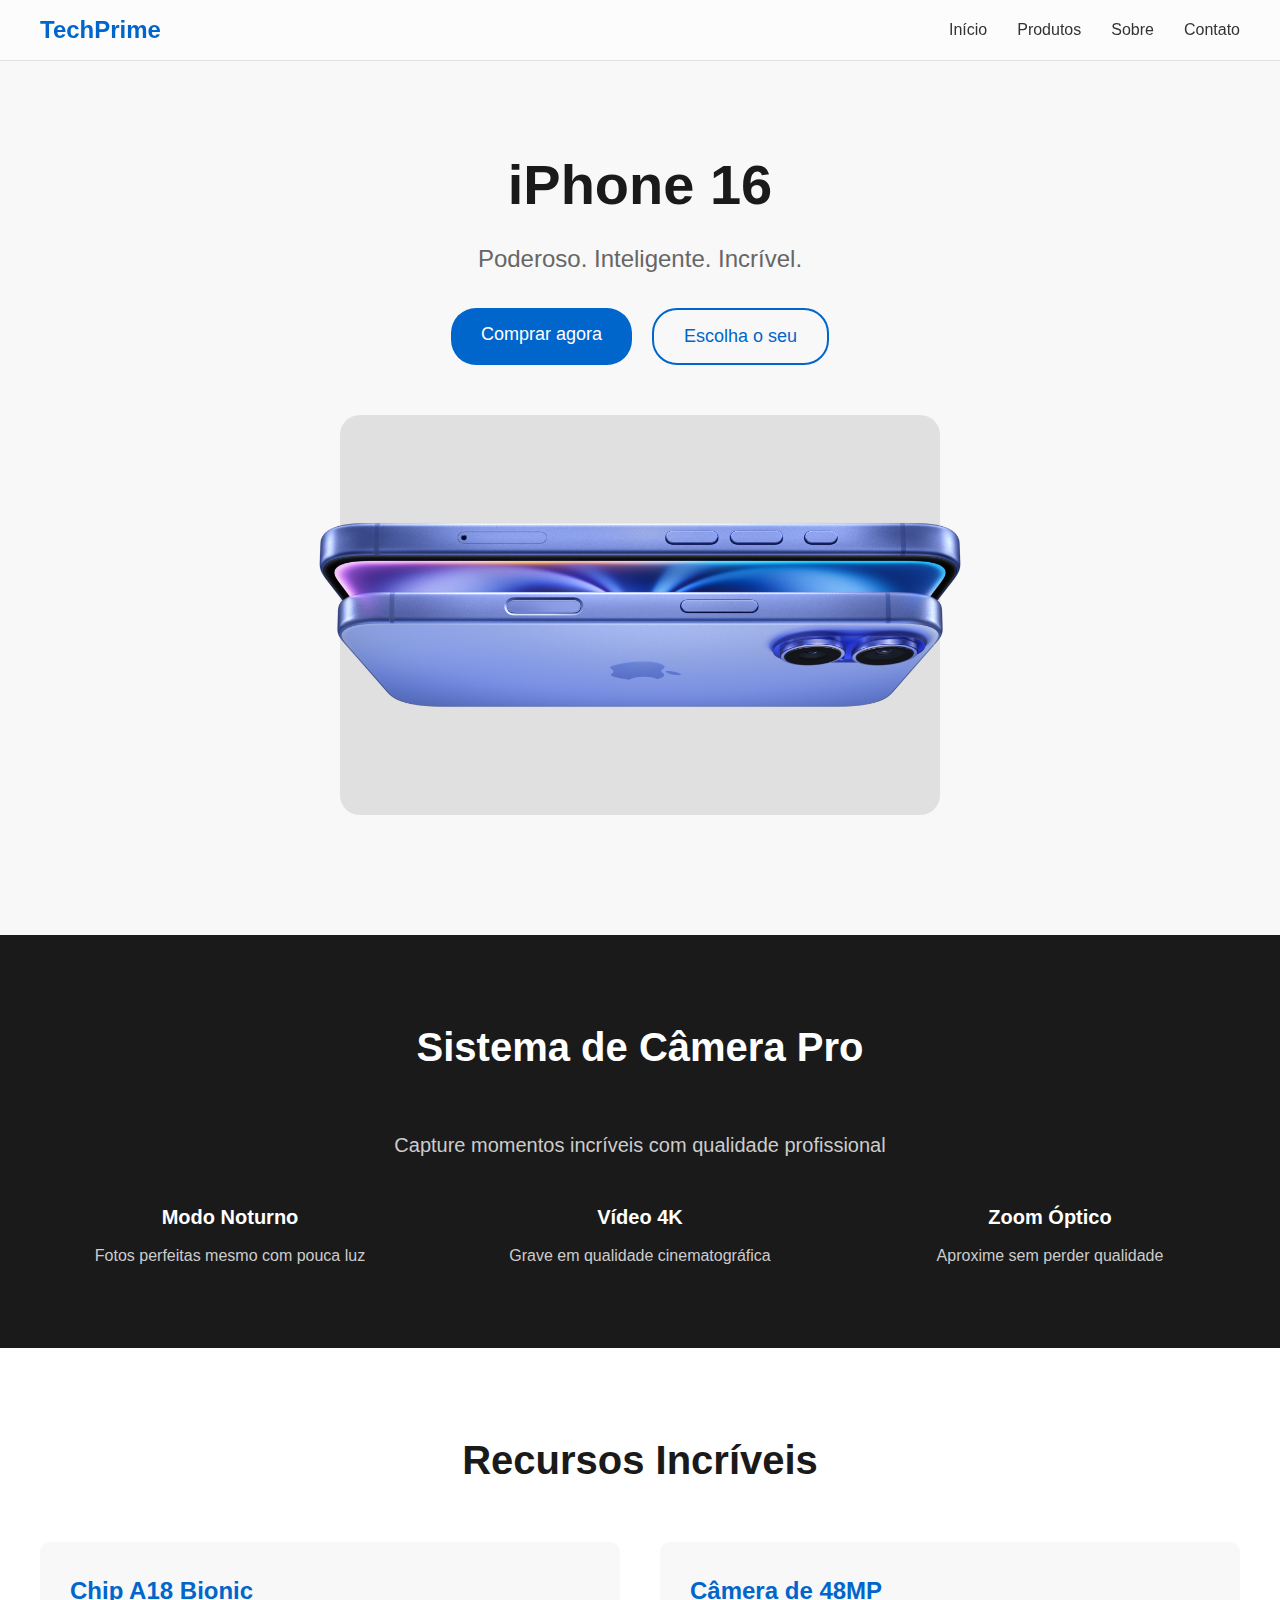
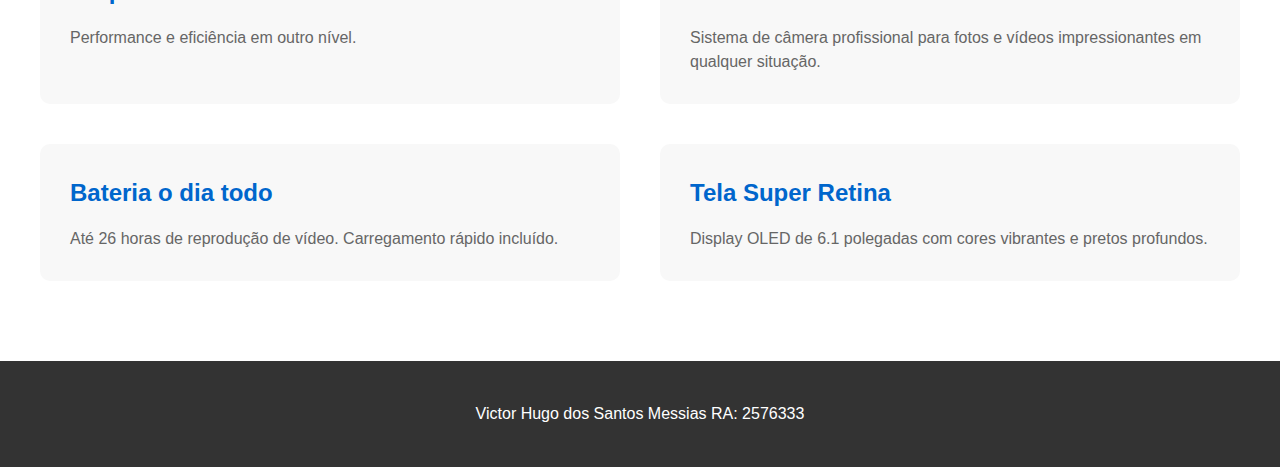
<file: index.html>
<!DOCTYPE html>
<html lang="pt-BR">
<head>
    <meta charset="UTF-8">
    <meta name="viewport" content="width=device-width, initial-scale=1.0">
    <meta name="description" content="iPhone 16 - O futuro está aqui. Descubra o novo iPhone 16 na TechPrime.">
    <title>iPhone 16 - TechPrime</title>
    <link rel="stylesheet" href="style.css">
</head>
<body>
    <!-- Cabeçalho do site -->
    <header class="cabecalho">
        <nav class="navegacao container">
            <div class="logo">TechPrime</div>
            <ul class="menu">
                <li><a href="./index.html">Início</a></li>
                <li><a href="./produto.html">Produtos</a></li>
                <li><a href="./sobre.html">Sobre</a></li>
                <li><a href="./contato.html">Contato</a></li>
            </ul>
        </nav>
    </header>

    <!-- Conteúdo principal -->
    <main>
        <!-- Seção Hero - Apresentação principal -->
        <section class="hero">
            <div class="container">
                <h1 class="titulo-principal">iPhone 16</h1>
                <p class="subtitulo">Poderoso. Inteligente. Incrível.</p>
                
                <div class="botoes-hero">
                    <a href="./iphone16.html" class="botao-primario">Comprar agora</a>
                    <a href="./produto.html" class="botao-secundario">Escolha o seu</a>
                </div>

                <!-- Área da imagem do produto -->
                <div class="area-produto">
                    <div class="imagem-produto">
                        <img class="move-img" src="./img/Iphone-principal.png" alt="">
                    </div>
                </div>
            </div>
        </section>
        
        <!-- Seção de Câmera -->
        <section class="secao-camera">
            <div class="container">
                <h2 class="titulo-secao titulo-branco">Sistema de Câmera Pro</h2>
                <p class="descricao-camera">Capture momentos incríveis com qualidade profissional</p>
                
                <div class="recursos-camera">
                    <div class="item-camera">
                        <h4>Modo Noturno</h4>
                        <p>Fotos perfeitas mesmo com pouca luz</p>
                    </div>
                    <div class="item-camera">
                        <h4>Vídeo 4K</h4>
                        <p>Grave em qualidade cinematográfica</p>
                    </div>
                    <div class="item-camera">
                        <h4>Zoom Óptico</h4>
                        <p>Aproxime sem perder qualidade</p>
                    </div>
                </div>
            </div>
        </section>

        <!-- Seção de Recursos -->
        <section class="secao-recursos">
            <div class="container">
                <h2 class="titulo-secao">Recursos Incríveis</h2>
                
                <div class="container-recursos">
                    <div class="recurso">
                        <h3>Chip A18 Bionic</h3>
                        <p>Performance e eficiência em outro nível.</p>
                    </div>
                    
                    <div class="recurso">
                        <h3>Câmera de 48MP</h3>
                        <p>Sistema de câmera profissional para fotos e vídeos impressionantes em qualquer situação.</p>
                    </div>
                    
                    <div class="recurso">
                        <h3>Bateria o dia todo</h3>
                        <p>Até 26 horas de reprodução de vídeo. Carregamento rápido incluído.</p>
                    </div>
                    
                    <div class="recurso">
                        <h3>Tela Super Retina</h3>
                        <p>Display OLED de 6.1 polegadas com cores vibrantes e pretos profundos.</p>
                    </div>
                </div>
            </div>
        </section>
    </main>

    <!-- Rodapé -->
    <footer class="rodape">
        <div class="container">
            Victor Hugo dos Santos Messias RA: 2576333
        </div>
    </footer>
</body>
</html>
</file>
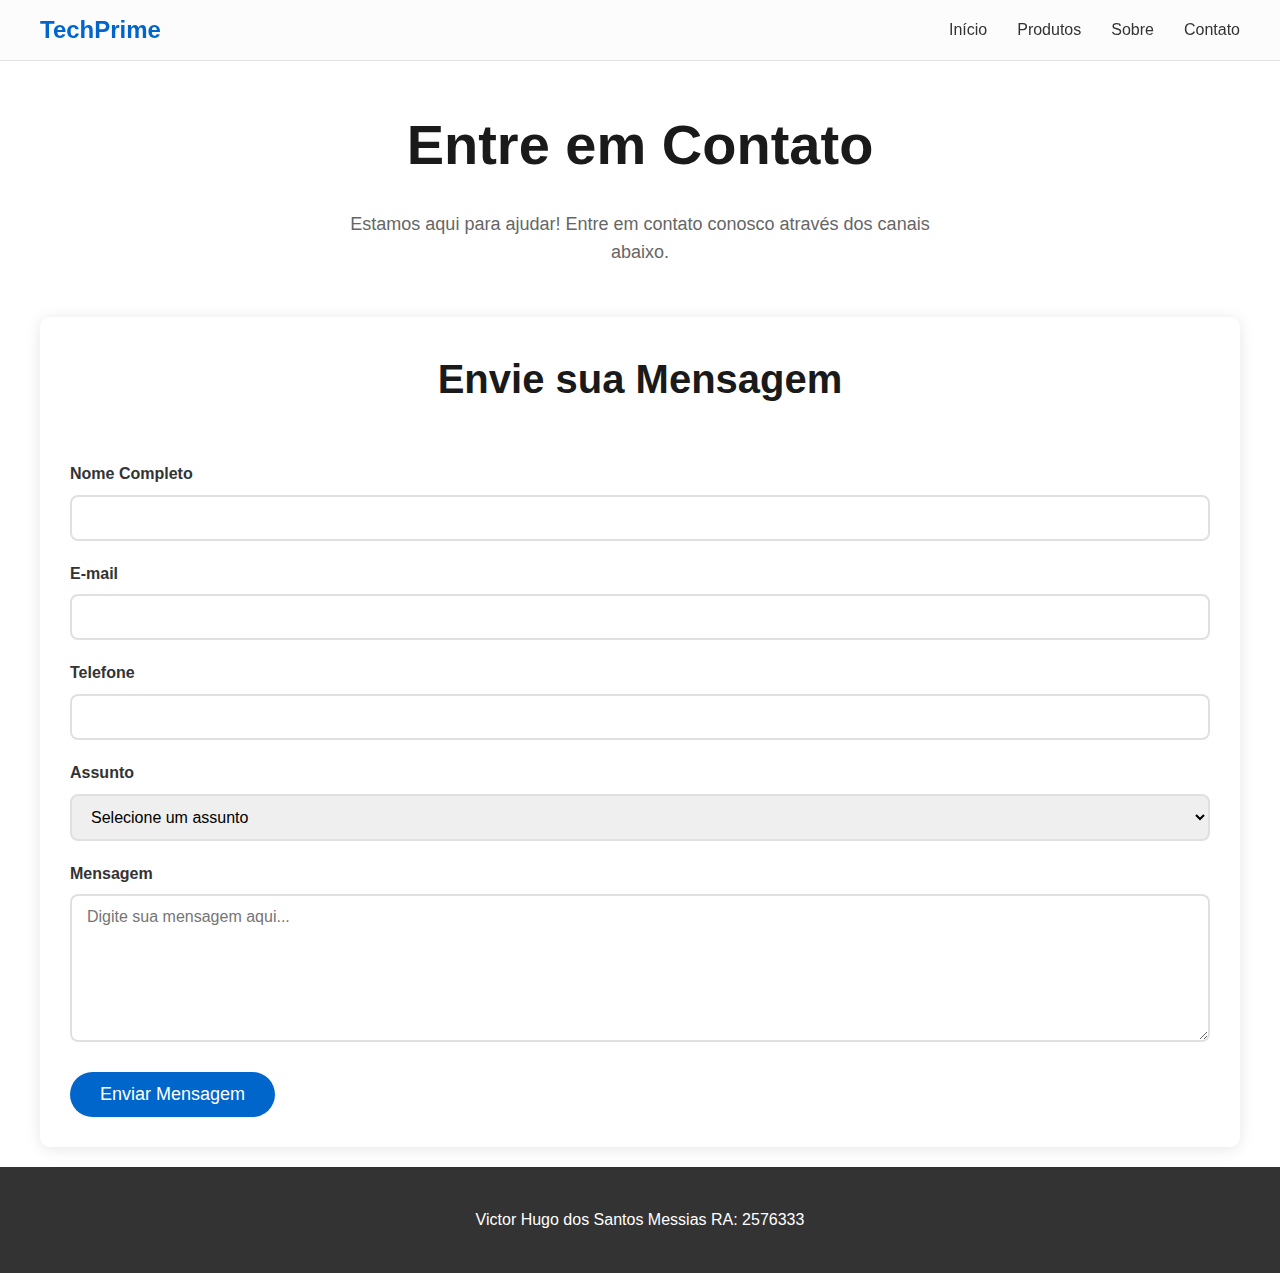
<file: contato.html>
<!DOCTYPE html>
<html lang="pt-BR">
<head>
    <meta charset="UTF-8">
    <meta name="viewport" content="width=device-width, initial-scale=1.0">
    <meta name="description" content="iPhone 16 - O futuro está aqui. Descubra o novo iPhone 16 na TechPrime.">
    <title>iPhone 16 - TechPrime</title>
    <link rel="stylesheet" href="style.css">
</head>

<body>
    <!-- Cabeçalho do site -->
    <header class="cabecalho">
        <nav class="navegacao container">
            <div class="logo">TechPrime</div>
            <ul class="menu">
                <li><a href="./index.html">Início</a></li>
                <li><a href="./produto.html">Produtos</a></li>
                <li><a href="./sobre.html">Sobre</a></li>
                <li><a href="./contato.html">Contato</a></li>
            </ul>
        </nav>
    </header>

    <!-- Conteúdo principal -->
    <main class="conteudo-principal">
        <div class="container">
            <h1 class="titulo-principal titulo-contato">Entre em Contato</h1>
            <p class="texto-padrao texto-intro">Estamos aqui para ajudar! Entre em contato conosco através dos canais abaixo.</p>
            <!-- Formulário de contato -->
            <div class="formulario-contato">
                <h2 class="titulo-secao">Envie sua Mensagem</h2>
                
                <form class="form-contato">
                    <div class="campo-grupo">
                        <label for="nome">Nome Completo</label>
                        <input type="text" id="nome" name="nome" required>
                    </div>
                    <div class="campo-grupo">
                        <label for="email">E-mail</label>
                        <input type="email" id="email" name="email" required>
                    </div>
                    <div class="campo-grupo">
                        <label for="telefone">Telefone</label>
                        <input type="tel" id="telefone" name="telefone">
                    </div>

                    <div class="campo-grupo">
                        <label for="assunto">Assunto</label>
                        <select id="assunto" name="assunto" required>
                            <option value="">Selecione um assunto</option>
                            <option value="duvida">Dúvida sobre produto</option>
                            <option value="suporte">Suporte técnico</option>
                            <option value="compra">Informações de compra</option>
                            <option value="reclamacao">Reclamação</option>
                            <option value="sugestao">Sugestão</option>
                            <option value="outro">Outro</option>
                        </select>
                    </div>

                    <div class="campo-grupo">
                        <label for="mensagem">Mensagem</label>
                        <textarea id="mensagem" name="mensagem" rows="5" required placeholder="Digite sua mensagem aqui..."></textarea>
                    </div>
                    <button type="submit" class="botao-primario botao-enviar">Enviar Mensagem</button>
                </form>
            </div>
        </div>
    </main>

    <!-- Rodapé -->
    <footer class="rodape">
        <div class="container">
            Victor Hugo dos Santos Messias RA: 2576333
        </div>
    </footer>
</body>
</html>
</file>
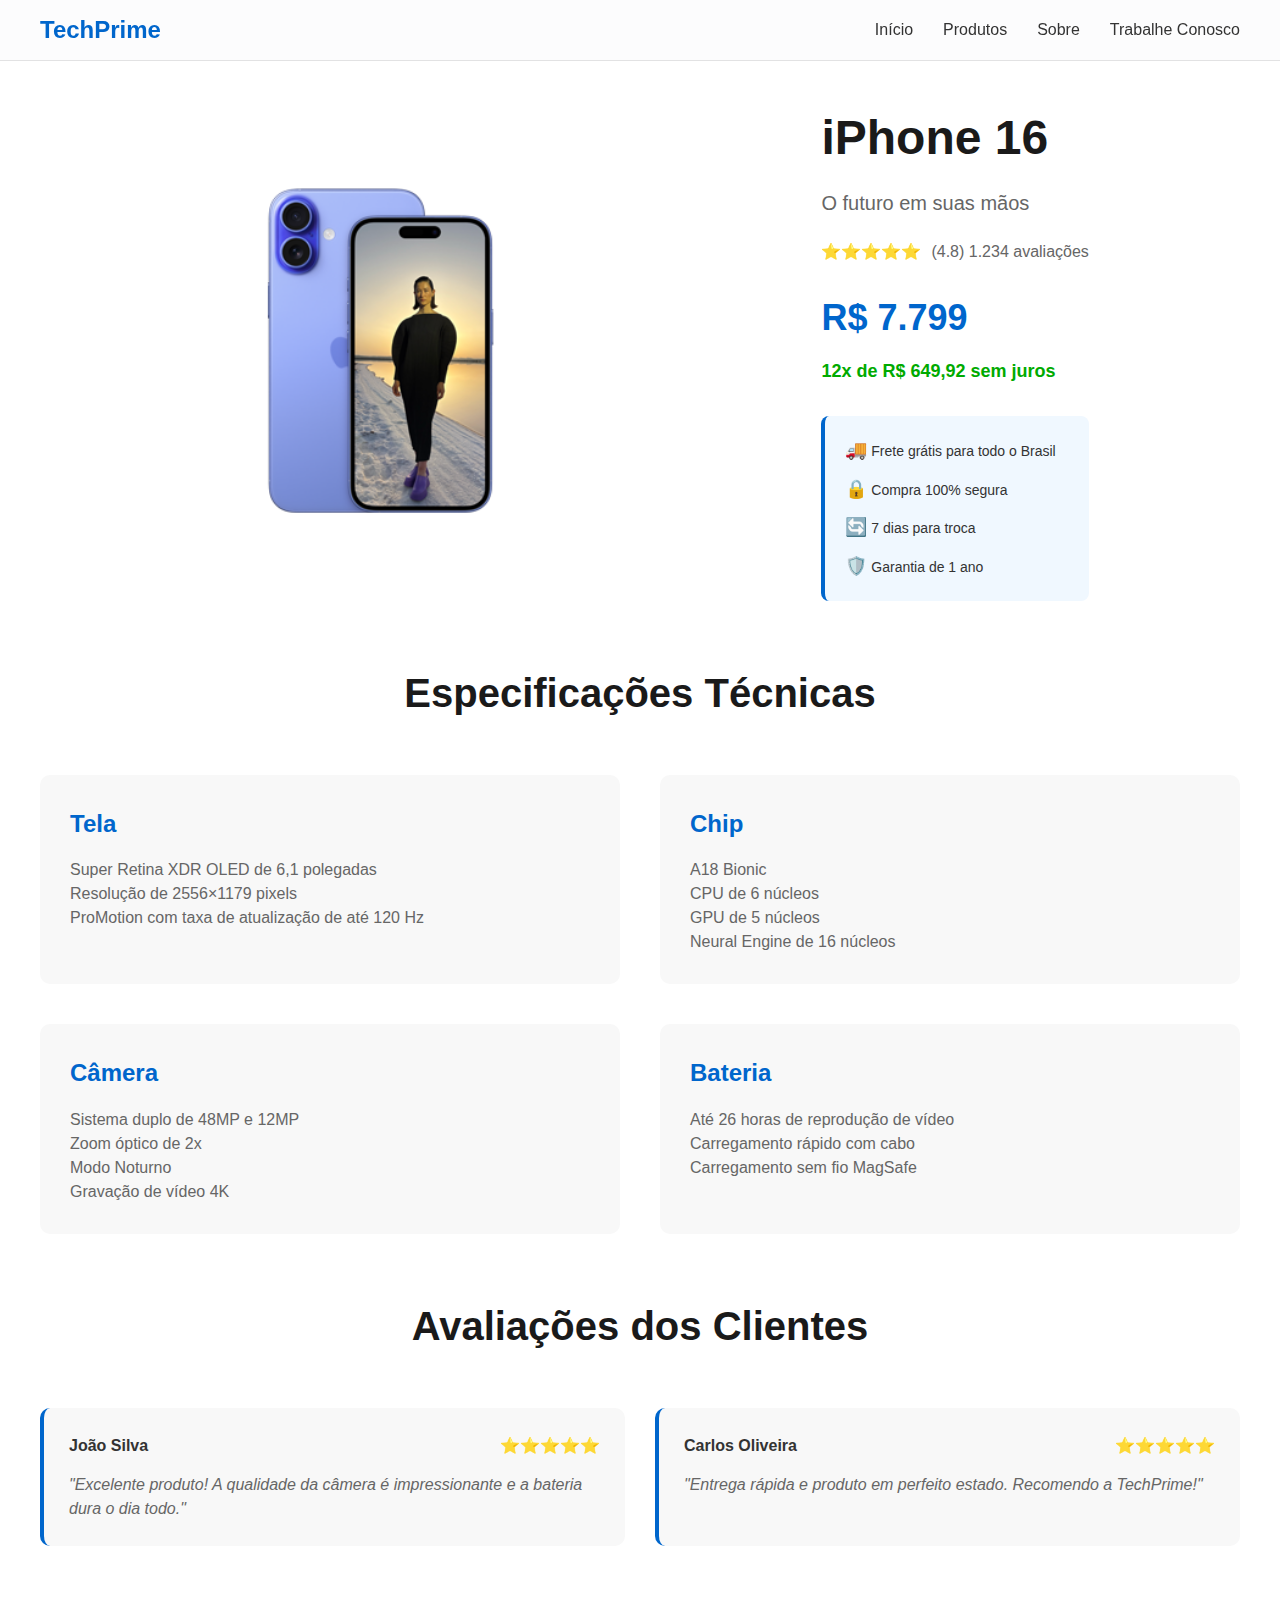
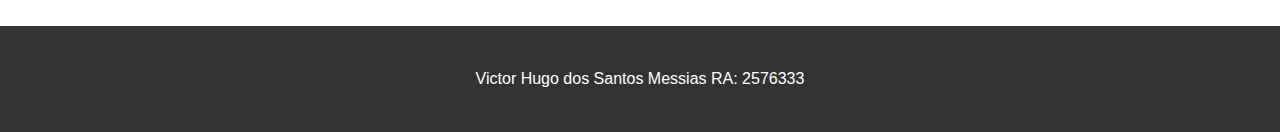
<file: iphone16.html>
<!DOCTYPE html>
<html lang="pt-BR">
<head>
    <meta charset="UTF-8">
    <meta name="viewport" content="width=device-width, initial-scale=1.0">
    <meta name="description" content="Compre o iPhone 16 na TechPrime - Melhor preço e entrega rápida">
    <title>Comprar iPhone 16 - TechPrime</title>
    <link rel="stylesheet" href="style.css">
</head>
<body>
    <!-- Cabeçalho do site -->
    <header class="cabecalho">
        <nav class="navegacao container">
            <div class="logo">TechPrime</div>
            <ul class="menu">
                <li><a href="./index.html">Início</a></li>
                <li><a href="./produto.html">Produtos</a></li>
                <li><a href="./sobre.html">Sobre</a></li>
                <li><a href="./trabalhe-conosco.html">Trabalhe Conosco</a></li>
            </ul>
        </nav>
    </header>

    <!-- Conteúdo principal -->
    <main class="conteudo-principal">
        <div class="container">
            <!-- Seção do produto -->
            <section class="produto-detalhes">
                <div class="produto-imagem">
                    <div>
                        <img src="./img/iphone_16.png" alt="iPhone 16" class="miniatura" data-cor="azul">
                    </div>
                </div>

                <div class="produto-info">
                    <h1 class="titulo-principal produto-titulo">iPhone 16</h1>
                    <p class="produto-subtitulo">O futuro em suas mãos</p>
                    
                    <div class="avaliacao">
                        <span class="estrelas">⭐⭐⭐⭐⭐</span>
                        <span>(4.8) 1.234 avaliações</span>
                    </div>

                    <div class="preco-container">
                        <span class="preco-atual" >R$ 7.799</span>
                    </div>

                    <p class="parcelamento-destaque">12x de R$ 649,92 sem juros</p>

                    <!-- Informações adicionais -->
                    <div class="info-adicional">
                        <div class="beneficio">
                            <p>
                                <span class="icone">🚚</span>
                                <span>Frete grátis para todo o Brasil</span>
                            </p>
                        </div>
                        <div class="beneficio">
                            <p>
                                <span class="icone">🔒</span>
                                <span>Compra 100% segura</span>
                            </p>
                        </div>
                        <div class="beneficio">
                            <p>
                                <span class="icone">🔄</span>
                                <span>7 dias para troca</span>
                            </p>
                        </div>
                        <div class="beneficio">
                            <p>
                                <span class="icone">🛡️</span>
                                <span>Garantia de 1 ano</span>
                            </p>
                        </div>
                    </div>
                </div>
            </section>

            <!-- Especificações técnicas -->
            <section class="especificacoes">
                <h2 class="titulo-secao">Especificações Técnicas</h2>
                <div class="container-recursos">
                    <div class="recurso">
                        <h3>Tela</h3>
                        <p>Super Retina XDR OLED de 6,1 polegadas<br>Resolução de 2556×1179 pixels<br>ProMotion com taxa de atualização de até 120 Hz</p>
                    </div>
                    <div class="recurso">
                        <h3>Chip</h3>
                        <p>A18 Bionic<br>CPU de 6 núcleos<br>GPU de 5 núcleos<br>Neural Engine de 16 núcleos</p>
                    </div>
                    <div class="recurso">
                        <h3>Câmera</h3>
                        <p>Sistema duplo de 48MP e 12MP<br>Zoom óptico de 2x<br>Modo Noturno<br>Gravação de vídeo 4K</p>
                    </div>
                    <div class="recurso">
                        <h3>Bateria</h3>
                        <p>Até 26 horas de reprodução de vídeo<br>Carregamento rápido com cabo<br>Carregamento sem fio MagSafe</p>
                    </div>
                </div>
            </section>

            <!-- Avaliações -->
            <section class="avaliacoes">
                <h2 class="titulo-secao">Avaliações dos Clientes</h2>
                <div class="avaliacoes-container">
                    <div class="avaliacao-item">
                        <div class="avaliacao-header">
                            <span class="nome-cliente">João Silva</span>
                            <span class="estrelas">⭐⭐⭐⭐⭐</span>
                        </div>
                        <p>"Excelente produto! A qualidade da câmera é impressionante e a bateria dura o dia todo."</p>
                    </div>
                    <div class="avaliacao-item">
                        <div class="avaliacao-header">
                            <span class="nome-cliente">Carlos Oliveira</span>
                            <span class="estrelas">⭐⭐⭐⭐⭐</span>
                        </div>
                        <p>"Entrega rápida e produto em perfeito estado. Recomendo a TechPrime!"</p>
                    </div>
                </div>
            </section>
        </div>
    </main>

    <!-- Rodapé -->
    <footer class="rodape">
        <div class="container">
            Victor Hugo dos Santos Messias RA: 2576333
        </div>
    </footer>

</body>
</html>
</file>
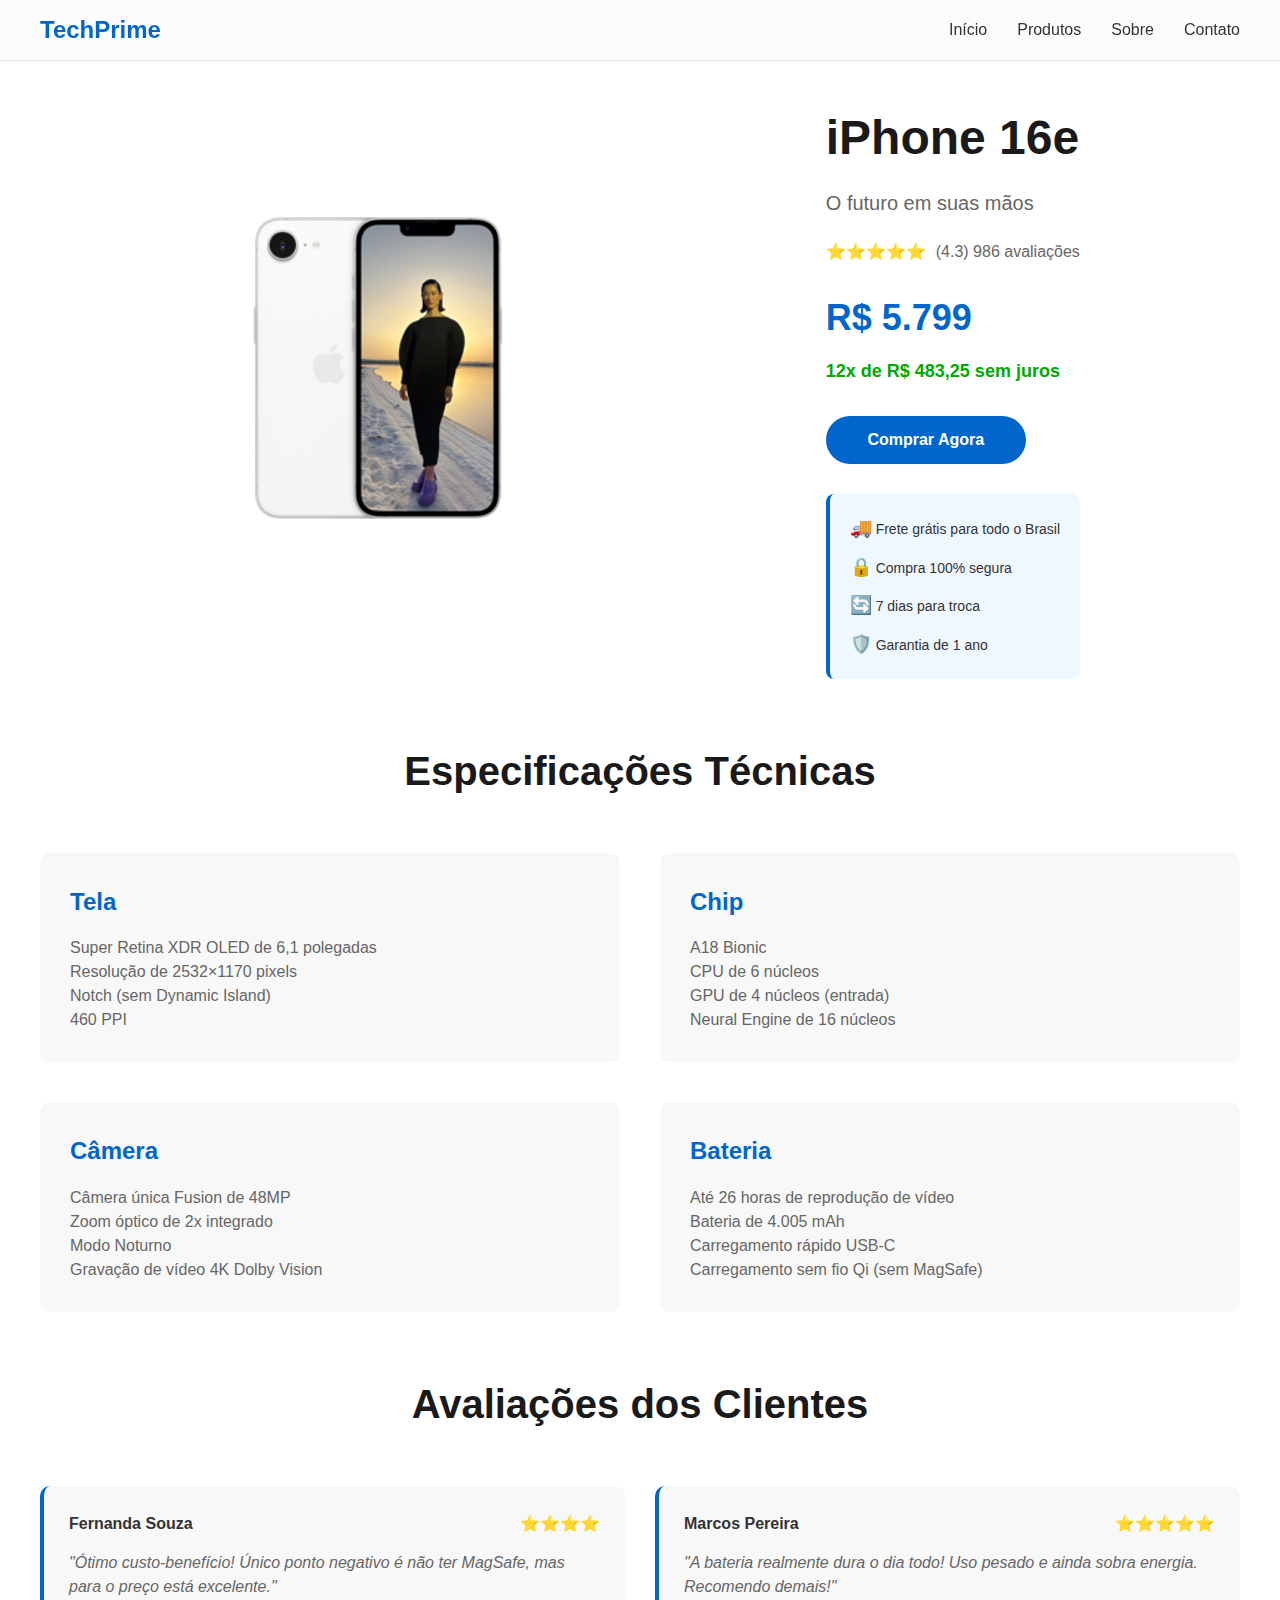
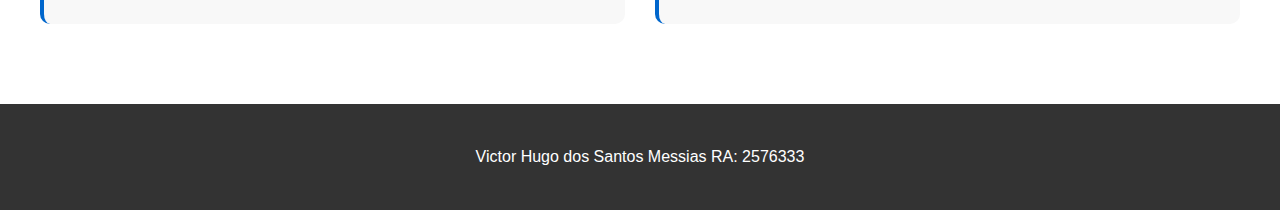
<file: iphone16e.html>
<!DOCTYPE html>
<html lang="pt-BR">
<head>
    <meta charset="UTF-8">
    <meta name="viewport" content="width=device-width, initial-scale=1.0">
    <meta name="description" content="Compre o iPhone 16 na TechPrime - Melhor preço e entrega rápida">
    <title>Comprar iPhone 16e - TechPrime</title>
    <link rel="stylesheet" href="style.css">
</head>
<body>
    <!-- Cabeçalho do site -->
    <header class="cabecalho">
        <nav class="navegacao container">
            <div class="logo">TechPrime</div>
            <ul class="menu">
                <li><a href="./index.html">Início</a></li>
                <li><a href="./produto.html">Produtos</a></li>
                <li><a href="./sobre.html">Sobre</a></li>
                <li><a href="./contato.html">Contato</a></li>
            </ul>
        </nav>
    </header>

    <!-- Conteúdo principal -->
    <main class="conteudo-principal">
        <div class="container">
            <!-- Seção do produto -->
            <section class="produto-detalhes">
                <div class="produto-imagem">
                    <div>
                        <img src="./img/iphone_16e.png" alt="iPhone 16" class="miniatura" data-cor="azul">
                    </div>
                </div>

                <div class="produto-info">
                    <h1 class="titulo-principal produto-titulo">iPhone 16e</h1>
                    <p class="produto-subtitulo">O futuro em suas mãos</p>
                    
                    <div class="avaliacao">
                        <span class="estrelas">⭐⭐⭐⭐⭐</span>
                        <span>(4.3) 986 avaliações</span>
                    </div>

                    <div class="preco-container">
                        <span class="preco-atual" >R$ 5.799</span>
                    </div>

                    <p class="parcelamento-destaque" >12x de R$ 483,25 sem juros</p>

                    <button type="submit" class="botao-primario botao-comprar-agora">
                        Comprar Agora
                    </button>

                    <!-- Informações adicionais -->
                    <div class="info-adicional">
                        <div class="beneficio">
                            <p>
                                <span class="icone">🚚</span>
                                <span>Frete grátis para todo o Brasil</span>
                            </p>
                        </div>
                        <div class="beneficio">
                            <p>
                                <span class="icone">🔒</span>
                                <span>Compra 100% segura</span>
                            </p>
                        </div>
                        <div class="beneficio">
                            <p>
                                <span class="icone">🔄</span>
                                <span>7 dias para troca</span>
                            </p>
                        </div>
                        <div class="beneficio">
                            <p>
                                <span class="icone">🛡️</span>
                                <span>Garantia de 1 ano</span>
                            </p>
                        </div>
                    </div>
                </div>
            </section>

            <!-- Especificações técnicas -->
            <section class="especificacoes">
                <h2 class="titulo-secao">Especificações Técnicas</h2>
                <div class="container-recursos">
                    <div class="recurso">
                        <h3>Tela</h3>
                        <p>Super Retina XDR OLED de 6,1 polegadas<br>Resolução de 2532×1170 pixels<br>Notch (sem Dynamic Island)<br>460 PPI</p>
                    </div>
                    <div class="recurso">
                        <h3>Chip</h3>
                        <p>A18 Bionic<br>CPU de 6 núcleos<br>GPU de 4 núcleos (entrada)<br>Neural Engine de 16 núcleos</p>
                    </div>
                    <div class="recurso">
                        <h3>Câmera</h3>
                        <p>Câmera única Fusion de 48MP<br>Zoom óptico de 2x integrado<br>Modo Noturno<br>Gravação de vídeo 4K Dolby Vision</p>
                    </div>
                    <div class="recurso">
                        <h3>Bateria</h3>
                        <p>Até 26 horas de reprodução de vídeo<br>Bateria de 4.005 mAh<br>Carregamento rápido USB-C<br>Carregamento sem fio Qi (sem MagSafe)</p>
                    </div>
                </div>
            </section>

            <!-- Avaliações -->
            <section class="avaliacoes">
                <h2 class="titulo-secao">Avaliações dos Clientes</h2>
                <div class="avaliacoes-container">
                    <div class="avaliacao-item">
                        <div class="avaliacao-header">
                            <span class="nome-cliente">Fernanda Souza</span>
                            <span class="estrelas">⭐⭐⭐⭐</span>
                        </div>
                        <p>"Ótimo custo-benefício! Único ponto negativo é não ter MagSafe, mas para o preço está excelente."</p>
                    </div>
                    <div class="avaliacao-item">
                        <div class="avaliacao-header">
                            <span class="nome-cliente">Marcos Pereira</span>
                            <span class="estrelas">⭐⭐⭐⭐⭐</span>
                        </div>
                        <p>"A bateria realmente dura o dia todo! Uso pesado e ainda sobra energia. Recomendo demais!"</p>
                    </div>
                </div>
            </section>
        </div>
    </main>

    <!-- Rodapé -->
    <footer class="rodape">
        <div class="container">
            Victor Hugo dos Santos Messias RA: 2576333
        </div>
    </footer>
</body>
</html>
</file>
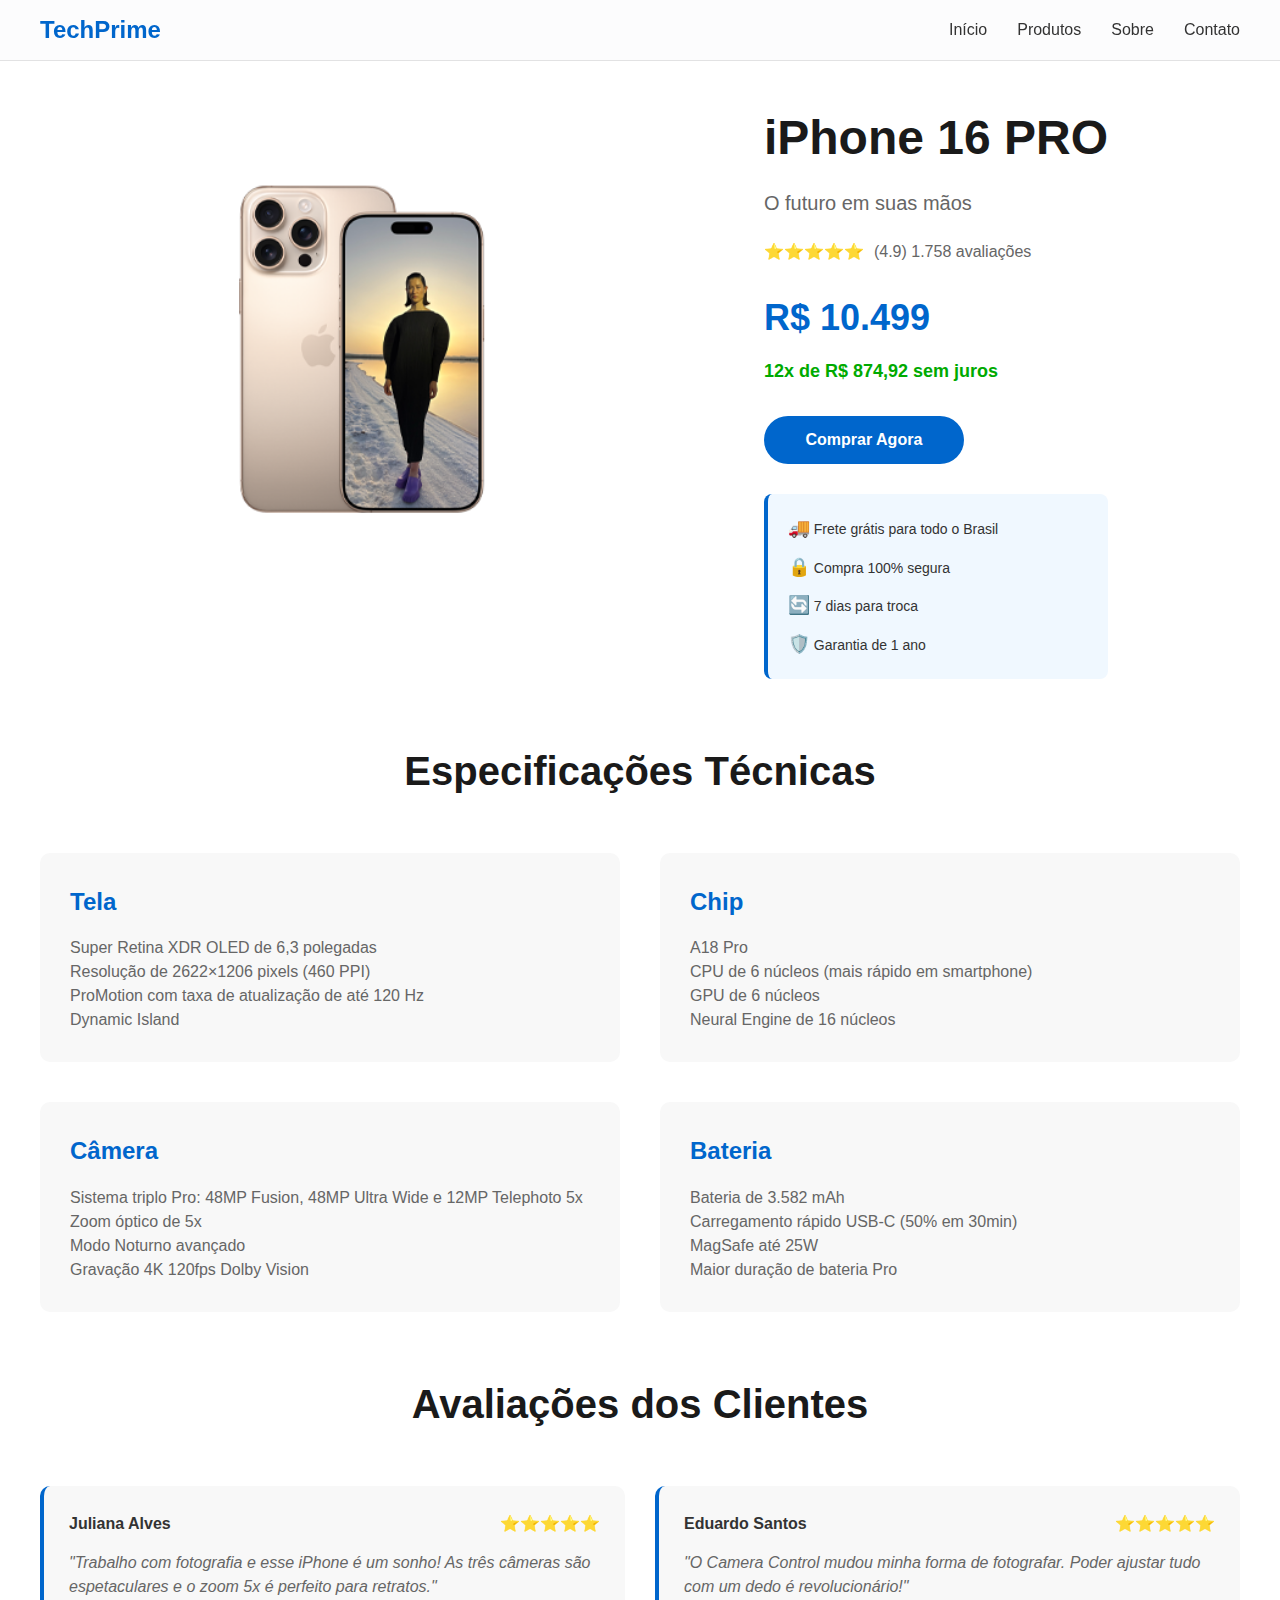
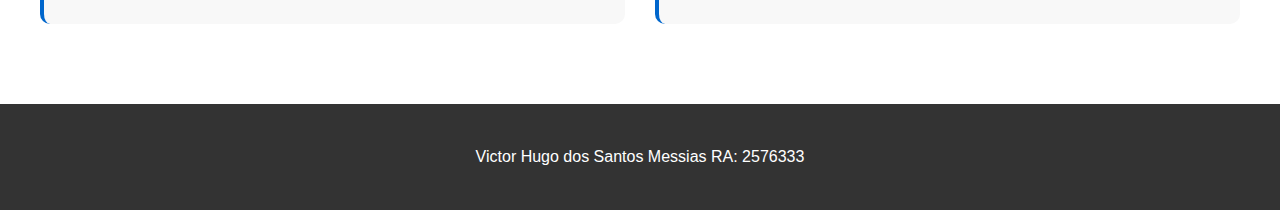
<file: iphone16pro.html>
<!DOCTYPE html>
<html lang="pt-BR">
<head>
    <meta charset="UTF-8">
    <meta name="viewport" content="width=device-width, initial-scale=1.0">
    <meta name="description" content="Compre o iPhone 16 na TechPrime - Melhor preço e entrega rápida">
    <title>Comprar iPhone 16 pro - TechPrime</title>
    <link rel="stylesheet" href="style.css">
</head>
<body>
    <!-- Cabeçalho do site -->
    <header class="cabecalho">
        <nav class="navegacao container">
            <div class="logo">TechPrime</div>
            <ul class="menu">
                <li><a href="./index.html">Início</a></li>
                <li><a href="./produto.html">Produtos</a></li>
                <li><a href="./sobre.html">Sobre</a></li>
                <li><a href="./contato.html">Contato</a></li>
            </ul>
        </nav>
    </header>

    <!-- Conteúdo principal -->
    <main class="conteudo-principal">
        <div class="container">
            <!-- Seção do produto -->
            <section class="produto-detalhes">
                <div class="produto-imagem">
                    <div>
                        <img src="./img/iphone_16pro.png" alt="iPhone 16" class="miniatura" data-cor="azul">
                    </div>
                </div>

                <div class="produto-info">
                    <h1 class="titulo-principal produto-titulo">iPhone 16 PRO</h1>
                    <p class="produto-subtitulo">O futuro em suas mãos</p>
                    
                    <div class="avaliacao">
                        <span class="estrelas">⭐⭐⭐⭐⭐</span>
                        <span>(4.9) 1.758 avaliações</span>
                    </div>

                    <div class="preco-container">
                        <span class="preco-atual" >R$ 10.499</span>
                    </div>

                    <p class="parcelamento-destaque" >12x de R$ 874,92 sem juros</p>

                    <button type="submit" class="botao-primario botao-comprar-agora">
                        Comprar Agora
                    </button>

                    <!-- Informações adicionais -->
                    <div class="info-adicional">
                        <div class="beneficio">
                            <p>
                                <span class="icone">🚚</span>
                                <span>Frete grátis para todo o Brasil</span>
                            </p>
                        </div>
                        <div class="beneficio">
                            <p>
                                <span class="icone">🔒</span>
                                <span>Compra 100% segura</span>
                            </p>
                        </div>
                        <div class="beneficio">
                            <p>
                                <span class="icone">🔄</span>
                                <span>7 dias para troca</span>
                            </p>
                        </div>
                        <div class="beneficio">
                            <p>
                                <span class="icone">🛡️</span>
                                <span>Garantia de 1 ano</span>
                            </p>
                        </div>
                    </div>
                </div>
            </section>

            <!-- Especificações técnicas -->
            <section class="especificacoes">
                <h2 class="titulo-secao">Especificações Técnicas</h2>
                <div class="container-recursos">
                    <div class="recurso">
                        <h3>Tela</h3>
                        <p>Super Retina XDR OLED de 6,3 polegadas<br>Resolução de 2622×1206 pixels (460 PPI)<br>ProMotion com taxa de atualização de até 120 Hz<br>Dynamic Island</p>
                    </div>
                    <div class="recurso">
                        <h3>Chip</h3>
                        <p>A18 Pro<br>CPU de 6 núcleos (mais rápido em smartphone)<br>GPU de 6 núcleos<br>Neural Engine de 16 núcleos</p>
                    </div>
                    <div class="recurso">
                        <h3>Câmera</h3>
                        <p>Sistema triplo Pro: 48MP Fusion, 48MP Ultra Wide e 12MP Telephoto 5x<br>Zoom óptico de 5x<br>Modo Noturno avançado<br>Gravação 4K 120fps Dolby Vision</p>
                    </div>
                    <div class="recurso">
                        <h3>Bateria</h3>
                        <p>Bateria de 3.582 mAh<br>Carregamento rápido USB-C (50% em 30min)<br>MagSafe até 25W<br>Maior duração de bateria Pro</p>
                    </div>
                </div>
            </section>

            <!-- Avaliações -->
            <section class="avaliacoes">
                <h2 class="titulo-secao">Avaliações dos Clientes</h2>
                <div class="avaliacoes-container">
                    <div class="avaliacao-item">
                        <div class="avaliacao-header">
                            <span class="nome-cliente">Juliana Alves</span>
                            <span class="estrelas">⭐⭐⭐⭐⭐</span>
                        </div>
                        <p>"Trabalho com fotografia e esse iPhone é um sonho! As três câmeras são espetaculares e o zoom 5x é perfeito para retratos."</p>
                    </div>
                    <div class="avaliacao-item">
                        <div class="avaliacao-header">
                            <span class="nome-cliente">Eduardo Santos</span>
                            <span class="estrelas">⭐⭐⭐⭐⭐</span>
                        </div>
                        <p>"O Camera Control mudou minha forma de fotografar. Poder ajustar tudo com um dedo é revolucionário!"</p>
                    </div>
                </div>
            </section>
        </div>
    </main>

    <!-- Rodapé -->
    <footer class="rodape">
        <div class="container">
            Victor Hugo dos Santos Messias RA: 2576333
        </div>
    </footer>
</body>
</html>
</file>
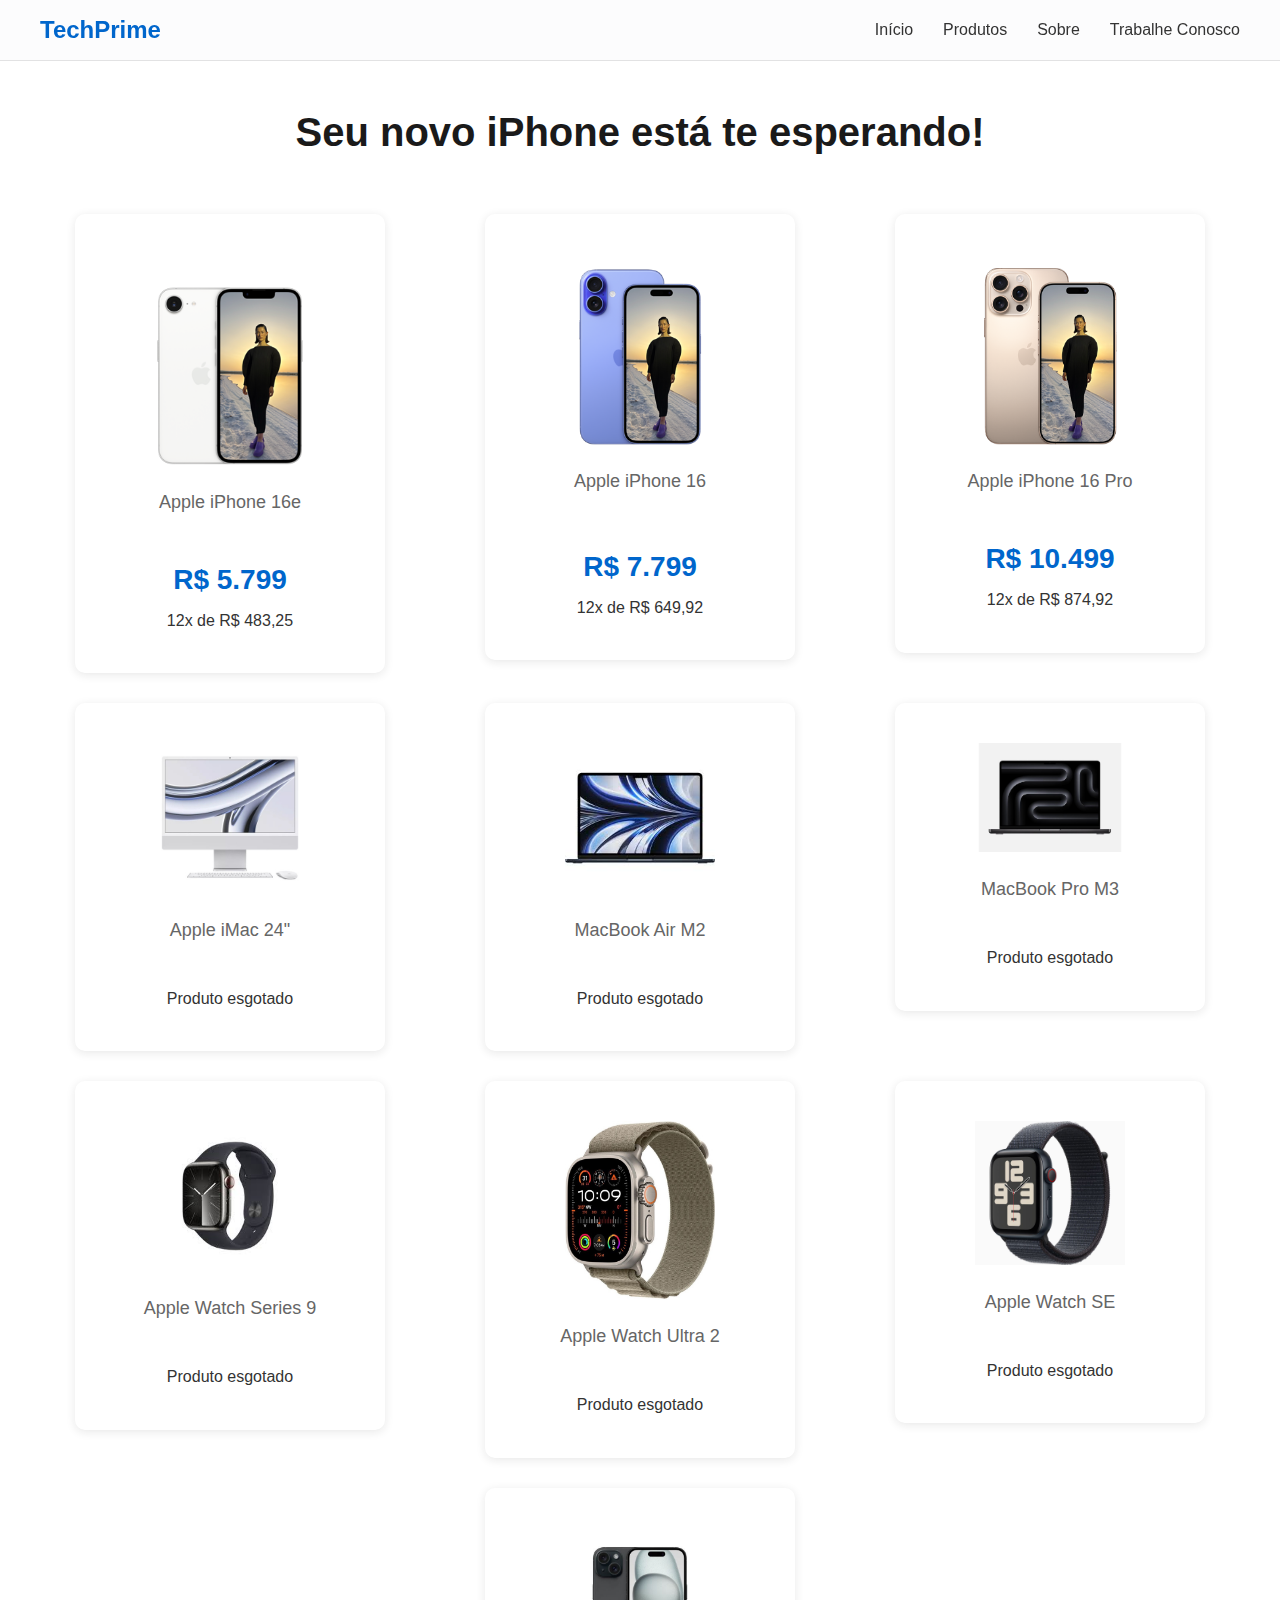
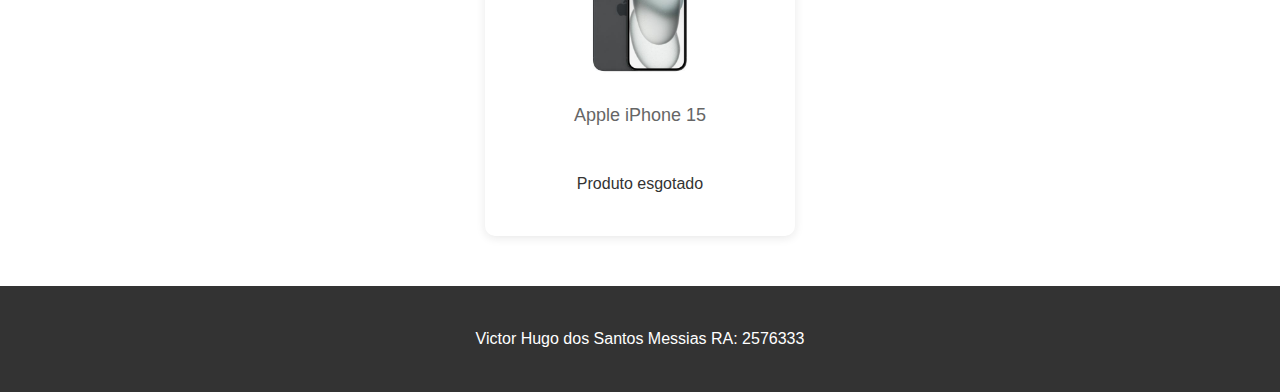
<file: produto.html>
<!DOCTYPE html>
<html lang="pt-BR">
<head>
    <meta charset="UTF-8">
    <meta name="viewport" content="width=device-width, initial-scale=1.0">
    <meta name="description" content="iPhone 16 - O futuro está aqui. Descubra o novo iPhone 16 na TechPrime.">
    <title>Produtos - TechPrime</title>
    <link rel="stylesheet" href="style.css">
</head>
<body>
    <!-- Cabeçalho do site -->
    <header class="cabecalho">
        <nav class="navegacao container">
            <div class="logo">TechPrime</div>
            <ul class="menu">
                <li><a href="./index.html">Início</a></li>
                <li><a href="./produto.html">Produtos</a></li>
                <li><a href="./sobre.html">Sobre</a></li>
                <li><a href="./trabalhe-conosco.html">Trabalhe Conosco</a></li>
            </ul>
        </nav>
    </header>

    <!-- Conteúdo principal -->
    <main class="conteudo-principal container">
        <h2 class="titulo-secao">Seu novo iPhone está te esperando!</h2>
        <div class="cards-precos-produtos">
            <a href="./iphone16e.html">
                <div>
                    <img class="iphone-tela-principal" src="./img/iphone_16e.png" alt="Iphone 16e Branco">
                    <p class="descricao-produtos">Apple iPhone 16e</p>
                    <p class="preco-produtos">R$ 5.799</p>
                    <p class="parcelamento">12x de R$ 483,25</p>
                </div>
            </a>
            <a href="./iphone16.html">
                <div>
                    <img src="./img/iphone_16.png" alt="Iphone 16 Branco">
                    <p class="descricao-produtos">Apple iPhone 16 <br><br></p>
                    <p class="preco-produtos">R$ 7.799</p>
                    <p class="parcelamento">12x de R$ 649,92</p>
                </div>
            </a>
            <a href="./iphone16pro.html">
                <div>
                    <img src="./img/iphone_16pro.png" alt="Iphone 16 Pro">
                    <p class="descricao-produtos">Apple iPhone 16 Pro</p>
                    <p class="preco-produtos">R$ 10.499</p>
                    <p class="parcelamento">12x de R$ 874,92</p>
                </div>
            </a>
        </div>
        <div class="cards-precos-produtos">
            <a href="./imac24.html">
                <div>
                    <img src="./img/imac_24.jpg" alt="iMac 24 polegadas">
                    <p class="descricao-produtos">Apple iMac 24"</p>
                    <span class="esgotado">Produto esgotado</span>
                </div>
            </a>
            <a href="./macbookairm2.html">
                <div>
                    <img src="./img/macbook_air_m2.jpg" alt="MacBook Air M2">
                    <p class="descricao-produtos">MacBook Air M2</p>
                    <span class="esgotado">Produto esgotado</span>
                </div>
            </a>
            <a href="./macbookprom3.html">
                <div>
                    <img src="./img/macbook_pro_m3.jpg" alt="MacBook Pro M3">
                    <p class="descricao-produtos">MacBook Pro M3</p>
                    <span class="esgotado">Produto esgotado</span>
                </div>
            </a>
        </div>

        <div class="cards-precos-produtos">
            <a href="./applewatch9.html">
                <div>
                    <img src="./img/apple_watch_9.jpg" alt="Apple Watch Series 9">
                    <p class="descricao-produtos">Apple Watch Series 9</p>
                    <span class="esgotado">Produto esgotado</span>
                </div>
            </a>
            <a href="./applewatchultra2.html">
                <div>
                    <img src="./img/apple_watch_ultra2.jpg" alt="Apple Watch Ultra 2">
                    <p class="descricao-produtos">Apple Watch Ultra 2</p>
                    <span class="esgotado">Produto esgotado</span>
                </div>
            </a>
            <a href="./applewatchse.html">
                <div>
                    <img src="./img/apple_watch_se.jpg" alt="Apple Watch SE">
                    <p class="descricao-produtos">Apple Watch SE</p>
                    <span class="esgotado">Produto esgotado</span>
                </div>
            </a>
        </div>

        <div class="cards-precos-produtos">
            <a href="./iphone15.html">
                <div>
                    <img src="./img/iphone_15.jpg" alt="iPhone 15">
                    <p class="descricao-produtos">Apple iPhone 15</p>
                    <span class="esgotado">Produto esgotado</span>
                </div>
            </a>
        </div>


    </main>

    <!-- Rodapé -->
    <footer class="rodape">
        <div class="container">
            Victor Hugo dos Santos Messias RA: 2576333
        </div>
    </footer>
</body>
</html>
</file>
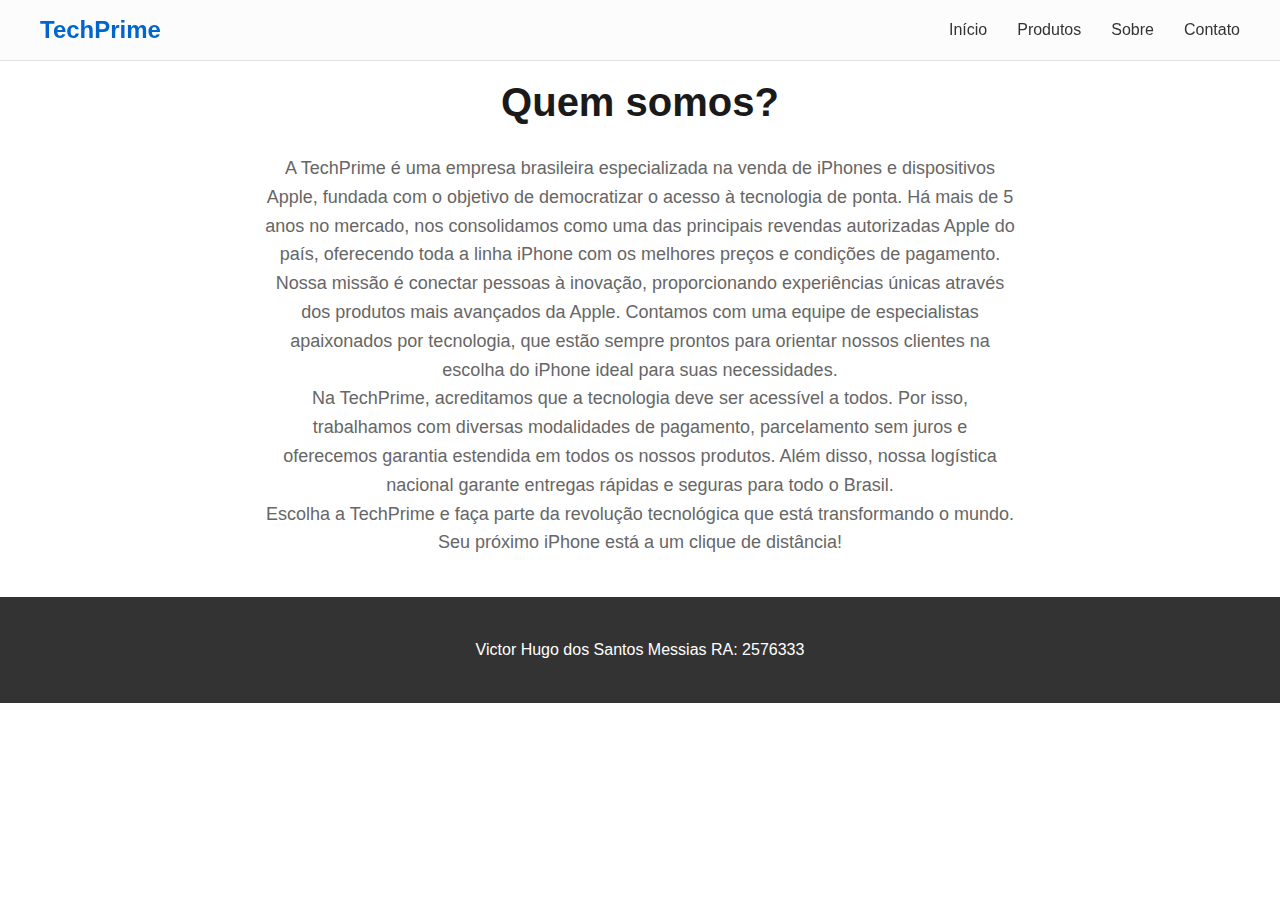
<file: sobre.html>
<!DOCTYPE html>
<html lang="pt-BR">
<head>
    <meta charset="UTF-8">
    <meta name="viewport" content="width=device-width, initial-scale=1.0">
    <meta name="description" content="iPhone 16 - O futuro está aqui. Descubra o novo iPhone 16 na TechPrime.">
    <title>iPhone 16 - TechPrime</title>
    <link rel="stylesheet" href="style.css">
</head>
<body>
    <!-- Cabeçalho do site -->
    <header class="cabecalho">
        <nav class="navegacao container">
            <div class="logo">TechPrime</div>
            <ul class="menu">
                <li><a href="./index.html">Início</a></li>
                <li><a href="./produto.html">Produtos</a></li>
                <li><a href="./sobre.html">Sobre</a></li>
                <li><a href="./contato.html">Contato</a></li>
            </ul>
        </nav>
    </header>

    <!-- Conteúdo principal -->
    <main>
        <!-- Sobre nós -->
        <div class="container">
            <h2 class="titulo-principal titulo-sobre-nos">Quem somos?</h2>
            <p class="texto-padrao texto-sobre-nos">A TechPrime é uma empresa brasileira especializada na venda de iPhones e dispositivos Apple, fundada com o objetivo de democratizar o acesso à tecnologia de ponta. Há mais de 5 anos no mercado, nos consolidamos como uma das principais revendas autorizadas Apple do país, oferecendo toda a linha iPhone com os melhores preços e condições de pagamento. <br>
                Nossa missão é conectar pessoas à inovação, proporcionando experiências únicas através dos produtos mais avançados da Apple. Contamos com uma equipe de especialistas apaixonados por tecnologia, que estão sempre prontos para orientar nossos clientes na escolha do iPhone ideal para suas necessidades. <br>
                Na TechPrime, acreditamos que a tecnologia deve ser acessível a todos. Por isso, trabalhamos com diversas modalidades de pagamento, parcelamento sem juros e oferecemos garantia estendida em todos os nossos produtos. Além disso, nossa logística nacional garante entregas rápidas e seguras para todo o Brasil. <br>
                Escolha a TechPrime e faça parte da revolução tecnológica que está transformando o mundo. Seu próximo iPhone está a um clique de distância!
            </p>
        </div>
    </main>

    <!-- Rodapé -->
    <footer class="rodape">
        <div class="container">
            Victor Hugo dos Santos Messias RA: 2576333
        </div>
    </footer>
</body>
</html>
</file>
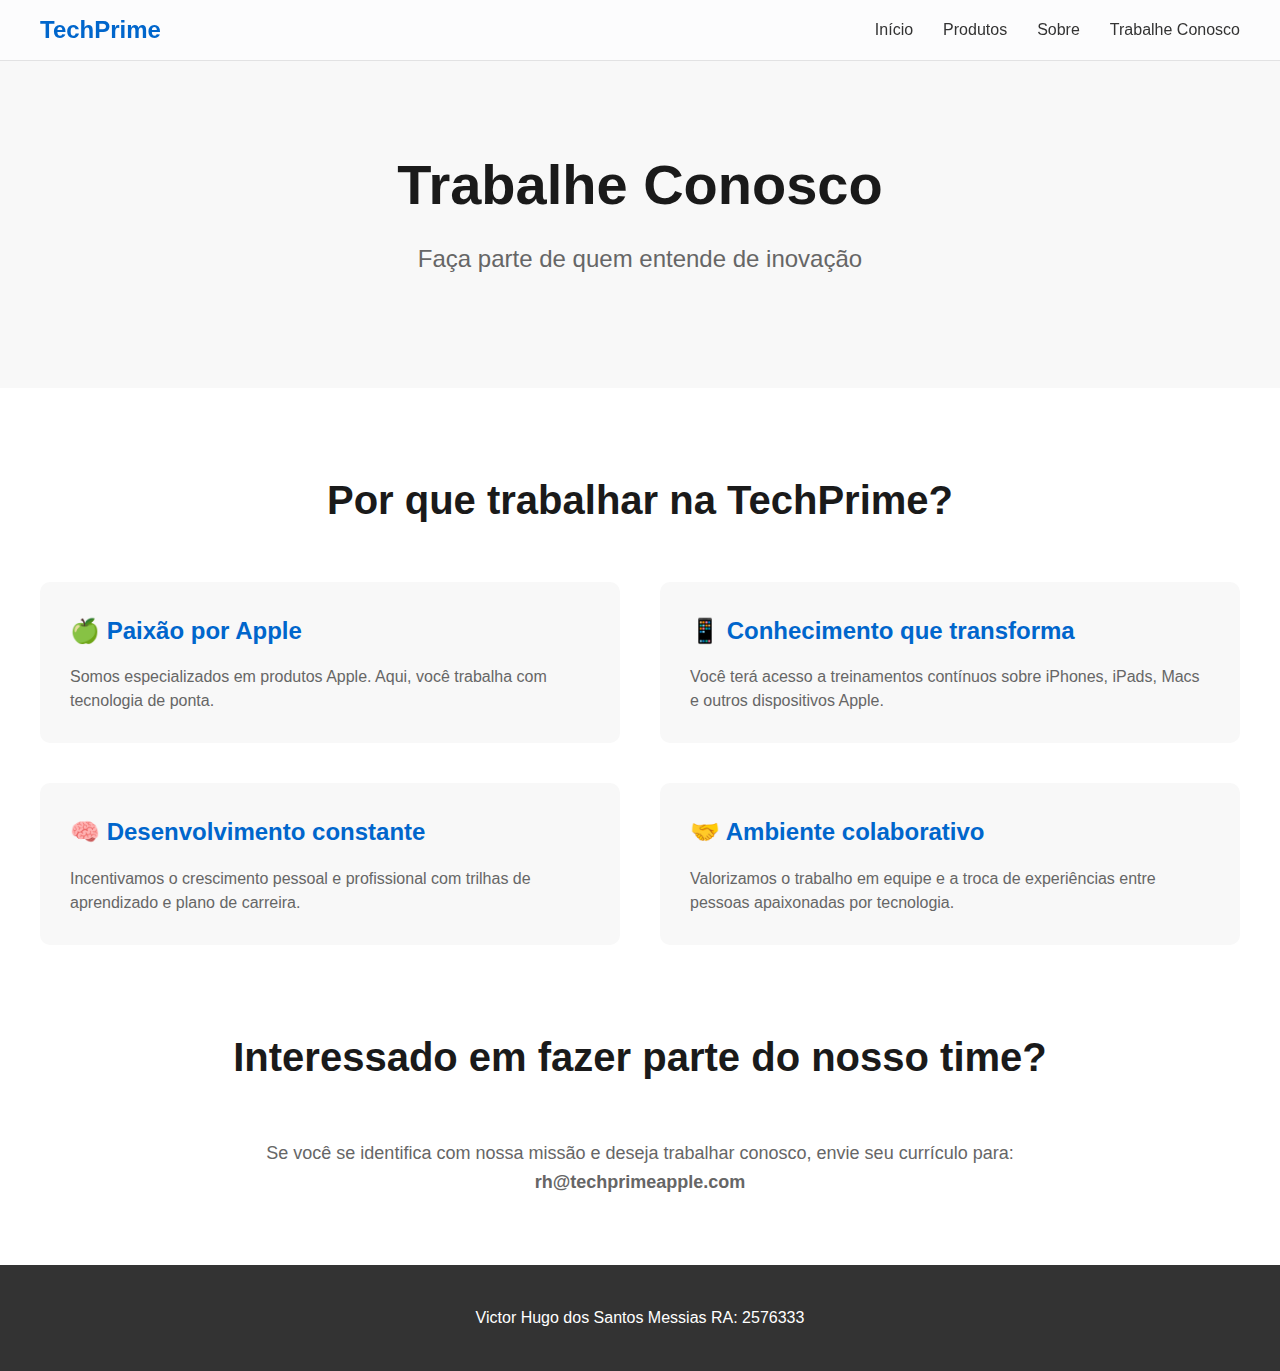
<file: trabalhe-conosco.html>
<!DOCTYPE html>
<html lang="pt-BR">
<head>
    <meta charset="UTF-8">
    <meta name="viewport" content="width=device-width, initial-scale=1.0">
    <meta name="description" content="iPhone 16 - O futuro está aqui. Descubra o novo iPhone 16 na TechPrime.">
    <title>Trabalhe Conosco - TechPrime</title>
    <link rel="stylesheet" href="style.css">
</head>
<body>
    <!-- Cabeçalho -->
    <header class="cabecalho">
        <nav class="navegacao container">
            <div class="logo">TechPrime</div>
            <ul class="menu">
                <li><a href="./index.html">Início</a></li>
                <li><a href="./produto.html">Produtos</a></li>
                <li><a href="./sobre.html">Sobre</a></li>
                <li><a href="./trabalhe-conosco.html">Trabalhe Conosco</a></li>
            </ul>
        </nav>
    </header>

    <!-- Conteúdo Principal -->
    <main>
        <!-- Hero Section -->
        <section class="hero hero-trabalhe">
            <div class="container">
                <h1 class="titulo-principal">Trabalhe Conosco</h1>
                <p class="subtitulo">Faça parte de quem entende de inovação</p>
            </div>
        </section>

        <!-- Por que trabalhar conosco -->
        <section class="secao-recursos">
            <div class="container">
                <h2 class="titulo-secao">Por que trabalhar na TechPrime?</h2>

                <div class="container-recursos">
                    <div class="recurso">
                        <h3>🍏 Paixão por Apple</h3>
                        <p>Somos especializados em produtos Apple. Aqui, você trabalha com tecnologia de ponta.</p>
                    </div>

                    <div class="recurso">
                        <h3>📱 Conhecimento que transforma</h3>
                        <p>Você terá acesso a treinamentos contínuos sobre iPhones, iPads, Macs e outros dispositivos Apple.</p>
                    </div>

                    <div class="recurso">
                        <h3>🧠 Desenvolvimento constante</h3>
                        <p>Incentivamos o crescimento pessoal e profissional com trilhas de aprendizado e plano de carreira.</p>
                    </div>

                    <div class="recurso">
                        <h3>🤝 Ambiente colaborativo</h3>
                        <p>Valorizamos o trabalho em equipe e a troca de experiências entre pessoas apaixonadas por tecnologia.</p>
                    </div>
                </div>
            </div>
        </section>

        <section class="secao-vagas">
            <div class="container">
                <h2 class="titulo-secao">Interessado em fazer parte do nosso time?</h2>
                <p class="texto-padrao" style="text-align: center;">
                    Se você se identifica com nossa missão e deseja trabalhar conosco, envie seu currículo para:<br>
                    <strong>rh@techprimeapple.com</strong><br><br>
                </p>
            </div>
        </section>
    </main>


    <!-- Rodapé -->
    <footer class="rodape">
        <div class="container">
            Victor Hugo dos Santos Messias RA: 2576333
        </div>
    </footer>
</body>
</html>
</file>
<file: style.css>
* {
    margin: 0;
    padding: 0;
}

/*  ESTILOS GERAIS  */
body {
    font-family: Arial, sans-serif;
    color: #333333;
    line-height: 1.6;
}

.container {
    max-width: 1200px;
    margin: 0 auto;
    padding: 0 20px;
}

a{
    text-decoration: none;
    color: inherit;
}

/*  TIPOGRAFIA  */
.titulo-principal {
    font-size: 56px;
    margin-bottom: 10px;
    color: #1a1a1a;
}

.titulo-secao {
    font-size: 40px;
    text-align: center;
    margin-bottom: 50px;
    color: #1a1a1a;
}

.titulo-branco {
    color: white;
}

.subtitulo {
    font-size: 24px;
    color: #666666;
    margin-bottom: 30px;
}

.texto-padrao {
    font-size: 18px;
    color: #666666;
    margin-bottom: 40px;
}

/*  CABEÇALHO  */
.cabecalho {
    position: fixed;
    top: 0;
    width: 100%;
    background: rgba(251, 251, 253, 0.8);
    backdrop-filter: blur(20px);
    border-bottom: 1px solid rgba(0, 0, 0, 0.1);
    z-index: 100;
}

.navegacao {
    display: flex;
    justify-content: space-between;
    align-items: center;
    height: 60px;
}

.logo {
    font-size: 24px;
    font-weight: bold;
    color: #0066cc;
}

.menu {
    display: flex;
    list-style: none;
    gap: 30px;
}

.menu a {
    text-decoration: none;
    color: #333333;
    font-size: 16px;
    transition: color 0.3s;
}

.menu a:hover {
    color: #0066cc;
}

/*  BOTÕES  */
.botoes-hero {
    display: flex;
    gap: 20px;
    justify-content: center;
    margin-bottom: 50px;
}

.botao-primario,
.botao-secundario,
.botao-comprar {
    padding: 12px 30px;
    border-radius: 25px;
    text-decoration: none;
    font-size: 18px;
    display: inline-block;
    transition: all 0.3s;
}

 .botao-primario,
.botao-comprar {
    background-color: #0066cc;
    color: white;
}

.botao-primario:hover,
.botao-comprar:hover {
    background-color: #0052a3;
}

.botao-secundario {
    background-color: transparent;
    color: #0066cc;
    border: 2px solid #0066cc;
}

.botao-secundario:hover {
    background-color: #0066cc;
    color: white;
}

.botao-comprar {
    padding: 10px 30px;
    border-radius: 20px;
}

/*  SEÇÃO HERO  */
.hero {
    margin-top: 60px;
    padding: 80px 0;
    background-color: #f8f8f8;
    text-align: center;
}

.area-produto {
    margin: 40px 0;
}

.imagem-produto {
    width: 600px;
    height: 400px;
    background-color: #e0e0e0;
    margin: 0 auto;
    border-radius: 20px;
    display: flex;
    align-items: center;
    justify-content: center;
}

.imagem-produto img {
    max-width: 120%;
    max-height: 120%;
    animation: anm 2s ease-in-out;
}

@keyframes anm {
    0% { transform: scale(1); opacity: 0.8; }
    50% { transform: scale(1.1); opacity: 1; }
    100% { transform: scale(1); opacity: 1; }
}

/*  SEÇÕES DE CONTEÚDO  */
.secao-camera {
    padding: 80px 0;
    background-color: #1a1a1a;
    color: white;
}

.descricao-camera {
    text-align: center;
    font-size: 20px;
    color: #cccccc;
    margin-bottom: 40px;
}

.recursos-camera {
    display: flex;
    justify-content: space-around;
    flex-wrap: wrap;
    gap: 30px;
}

.item-camera {
    text-align: center;
    flex: 1;
    min-width: 200px;
}

.item-camera h4 {
    font-size: 20px;
    margin-bottom: 10px;
}

.item-camera p {
    font-size: 16px;
    color: #cccccc;
}

.secao-recursos {
    padding: 80px 0;
    background-color: white;
}

.container-recursos {
    display: grid;
    grid-template-columns: repeat(2, 1fr);
    gap: 40px;
}

.recurso {
    padding: 30px;
    background-color: #f8f8f8;
    border-radius: 10px;
}

.recurso h3 {
    font-size: 24px;
    margin-bottom: 15px;
    color: #0066cc;
}

.recurso p {
    font-size: 16px;
    color: #666666;
    line-height: 1.5;
}

/*  PÁGINA DE PRODUTOS  */
.conteudo-principal {
    margin-top: 80px;
    padding: 40px 0;
}

.cards-precos-produtos {
    display: flex;
    gap: 30px;
    justify-content: space-around;
    flex-wrap: wrap;
    margin-bottom: 30px;
}

.cards-precos-produtos div {
    background-color: white;
    padding: 40px 30px;
    border-radius: 10px;
    text-align: center;
    width: 250px;
    cursor: pointer;
    box-shadow: 0 2px 10px rgba(26, 26, 26, 0.1);
    transition: transform 0.3s;
}

.cards-precos-produtos div:hover {
    transform: translateY(-5px);
}

.cards-precos-produtos div img {
    width: 100%;
    max-width: 150px;
    height: auto;
    margin-bottom: 15px;
}

.descricao-produtos {
    font-size: 18px;
    color: #666666;
    margin-bottom: 20px;
    min-height: 50px;
}

.preco-produtos {
    font-size: 28px;
    font-weight: bold;
    color: #0066cc;
    margin-bottom: 5px;
}

/* ===== PÁGINA SOBRE ===== */
.titulo-sobre-nos {
    margin-top: 70px;
    font-size: 40px;
    text-align: center;
    margin-bottom: 20px;
    color: #1a1a1a;
}

.texto-sobre-nos {
    max-width: 750px;
    margin: 0 auto 40px;
    text-align: center;
}

/*  RODAPÉ  */
.rodape {
    background-color: #333333;
    color: white;
    padding: 40px 0;
    text-align: center;
}

/* PÁGINA DE CONTATO  */

/* Espaçamento para o cabeçalho fixo */
.conteudo-principal {
    margin-top: 80px;
    padding: 40px 0;
}

/* Título da página */
.titulo-contato {
    text-align: center;
    margin-bottom: 20px;
}

/* Texto introdutório */
.texto-intro {
    text-align: center;
    max-width: 600px;
    margin: 0 auto 50px;
}

/* Container principal do contato */
.container-contato {
    display: grid;
    grid-template-columns: 1fr 1fr;
    gap: 50px;
    margin-bottom: 60px;
}


/*  FORMULÁRIO DE CONTATO  */
.formulario-contato {
    background-color: white;
    padding: 30px;
    border-radius: 10px;
    box-shadow: 0 2px 15px rgba(0,0,0,0.1);
}

.form-contato {
    display: flex;
    flex-direction: column;
    gap: 20px;
}

.campo-grupo {
    display: flex;
    flex-direction: column;
}

.campo-grupo label {
    font-size: 16px;
    font-weight: bold;
    color: #333333;
    margin-bottom: 8px;
}

.campo-grupo input,
.campo-grupo select,
.campo-grupo textarea {
    padding: 12px 15px;
    border: 2px solid #e0e0e0;
    border-radius: 8px;
    font-size: 16px;
    font-family: Arial, sans-serif;
    transition: border-color 0.3s;
}

.campo-grupo input:focus,
.campo-grupo select:focus,
.campo-grupo textarea:focus {
    outline: none;
    border-color: #0066cc;
}

.campo-grupo textarea {
    resize: vertical;
    min-height: 120px;
}

.botao-enviar {
    align-self: flex-start;
    margin-top: 10px;
    cursor: pointer;
    border: none;
}


/* Espaçamento para o cabeçalho fixo */
.conteudo-principal {
    margin-top: 80px;
    padding: 20px 0;
}

/*  SEÇÃO DO PRODUTO  */
.produto-detalhes {
    display: flex;
    justify-content: space-around;
    gap: 50px;
    margin-bottom: 60px;
}

/*  IMAGEM DO PRODUTO  */
.produto-imagem {
    text-align: center;
}

.produto-imagem img {
    width: 100%;
    max-width: 400px;
    height: auto;
    border-radius: 10px;
    margin-bottom: 20px;
    margin: 60px 0 0 50px;
}

/*  INFORMAÇÕES DO PRODUTO  */
.produto-titulo {
    margin-bottom: 10px;
    font-size: 48px;
}

.produto-subtitulo {
    font-size: 20px;
    color: #666666;
    margin-bottom: 20px;
}

.avaliacao {
    display: flex;
    align-items: center;
    gap: 10px;
    margin-bottom: 25px;
    font-size: 16px;
    color: #666666;
}

/*  PREÇOS  */
.preco-container {
    display: flex;
    align-items: center;
    gap: 15px;
    margin-bottom: 10px;
    flex-wrap: wrap;
}

.preco-atual {
    font-size: 36px;
    font-weight: bold;
    color: #0066cc;
}

.parcelamento-destaque {
    font-size: 18px;
    color: #00aa00;
    font-weight: bold;
    margin-bottom: 30px;
}

/*  BOTÕES DE OPÇÃO  */
.botoes-opcao {
    display: flex;
    gap: 10px;
    flex-wrap: wrap;
}

.opcao-btn {
    padding: 12px 20px;
    border: 2px solid #e0e0e0;
    background-color: white;
    border-radius: 8px;
    cursor: pointer;
    font-size: 14px;
    transition: all 0.3s;
}

.opcao-btn:hover,
.opcao-btn.ativo {
    border-color: #0066cc;
    background-color: #0066cc;
    color: white;
}

/*  SELEÇÃO DE CORES  */
.cores-opcao {
    display: flex;
    gap: 15px;
    flex-wrap: wrap;
}

.cor-btn {
    width: 40px;
    height: 40px;
    border-radius: 50%;
    border: 3px solid transparent;
    cursor: pointer;
    transition: all 0.3s;
}

.cor-btn:hover,
.cor-btn.ativo {
    border-color: #0066cc;
    transform: scale(1.1);
}

/*  CONTROLE DE QUANTIDADE  */
.quantidade-controle {
    display: flex;
    align-items: center;
    gap: 5px;
    width: fit-content;
}

.qty-btn {
    width: 40px;
    height: 40px;
    border: 2px solid #e0e0e0;
    background-color: white;
    border-radius: 5px;
    cursor: pointer;
    font-size: 18px;
    font-weight: bold;
    color: #0066cc;
    transition: all 0.3s;
}

.qty-btn:hover {
    background-color: #0066cc;
    color: white;
}

.quantidade-controle input {
    width: 60px;
    height: 40px;
    text-align: center;
    border: 2px solid #e0e0e0;
    border-radius: 5px;
    font-size: 16px;
    font-weight: bold;
}

/*  RESUMO DA COMPRA  */
.resumo-compra {
    border-top: 2px solid #e0e0e0;
    padding-top: 25px;
}

.total-container {
    display: flex;
    justify-content: space-between;
    align-items: center;
    margin-bottom: 25px;
    padding: 15px;
    background-color: white;
    border-radius: 8px;
}

.total-label {
    font-size: 20px;
    font-weight: bold;
    color: #333333;
}

.total-preco {
    font-size: 28px;
    font-weight: bold;
    color: #0066cc;
}

.botoes-compra {
    display: flex;
    gap: 15px;
    flex-wrap: wrap;
}

.botao-comprar-agora,
.botao-carrinho {
    flex: 1;
    min-width: 200px;
    padding: 15px 20px;
    font-size: 16px;
    font-weight: bold;
    border: none;
    cursor: pointer;
    text-align: center;
    text-decoration: none;
}

/*  INFORMAÇÕES ADICIONAIS  */
.info-adicional {
    margin-top: 30px;
    padding: 20px;
    background-color: #f0f8ff;
    border-radius: 8px;
    border-left: 4px solid #0066cc;
}

.beneficio {
    display: flex;
    align-items: center;
    gap: 10px;
    margin-bottom: 10px;
    font-size: 14px;
    color: #333333;
}

.beneficio:last-child {
    margin-bottom: 0;
}

.icone {
    font-size: 18px;
}

/*  ESPECIFICAÇÕES  */
.especificacoes {
    margin-bottom: 60px;
}

/*  AVALIAÇÕES  */
.avaliacoes {
    margin-bottom: 60px;
}

.avaliacoes-container {
    display: grid;
    grid-template-columns: repeat(2, 1fr);
    gap: 30px;
}

.avaliacao-item {
    padding: 25px;
    background-color: #f8f8f8;
    border-radius: 10px;
    border-left: 4px solid #0066cc;
}

.avaliacao-header {
    display: flex;
    justify-content: space-between;
    align-items: center;
    margin-bottom: 15px;
}

.nome-cliente {
    font-weight: bold;
    color: #333333;
}

.avaliacao-item p {
    font-size: 16px;
    color: #666666;
    line-height: 1.5;
    font-style: italic;
}

/*  RESPONSIVIDADE  */

@media (max-width: 480px) {
    .opcao-btn {
        padding: 10px 15px;
        font-size: 12px;
    }
    
    .cores-opcao {
        justify-content: center;
    }
    
    .avaliacoes-container {
        grid-template-columns: 1fr;
    }

}

/*  RESPONSIVIDADE  */
@media (max-width: 768px) {

    .produto-detalhes {
        flex-direction: column;
        gap: 30px;
    }
    
    .produto-titulo {
        font-size: 36px;
    }
    
    .preco-container {
        flex-direction: column;
        align-items: flex-start;
        gap: 10px;
    }
    
    .botoes-compra {
        flex-direction: column;
    }
    
    .botao-comprar-agora,
    .botao-carrinho {
        min-width: 100%;
    }
    
    .botoes-opcao {
        justify-content: center;
    }
    .menu {
        display: none;
    }
            
    .titulo-principal {
        font-size: 36px;
    }
            
    .subtitulo {
        font-size: 18px;
    }
            
    .botoes-hero {
        flex-direction: column;
        align-items: center;
    }
            
    .imagem-produto {
        width: 100%;
        max-width: 400px;
        height: 300px;
    }
            
    .container-recursos {
        grid-template-columns: 1fr;
    }
            
.cards-precos,
.cards-precos-produtos {
        flex-direction: column;
        align-items: center;
    }

    .recursos-camera {
        flex-direction: column;
    }
}
</file>
